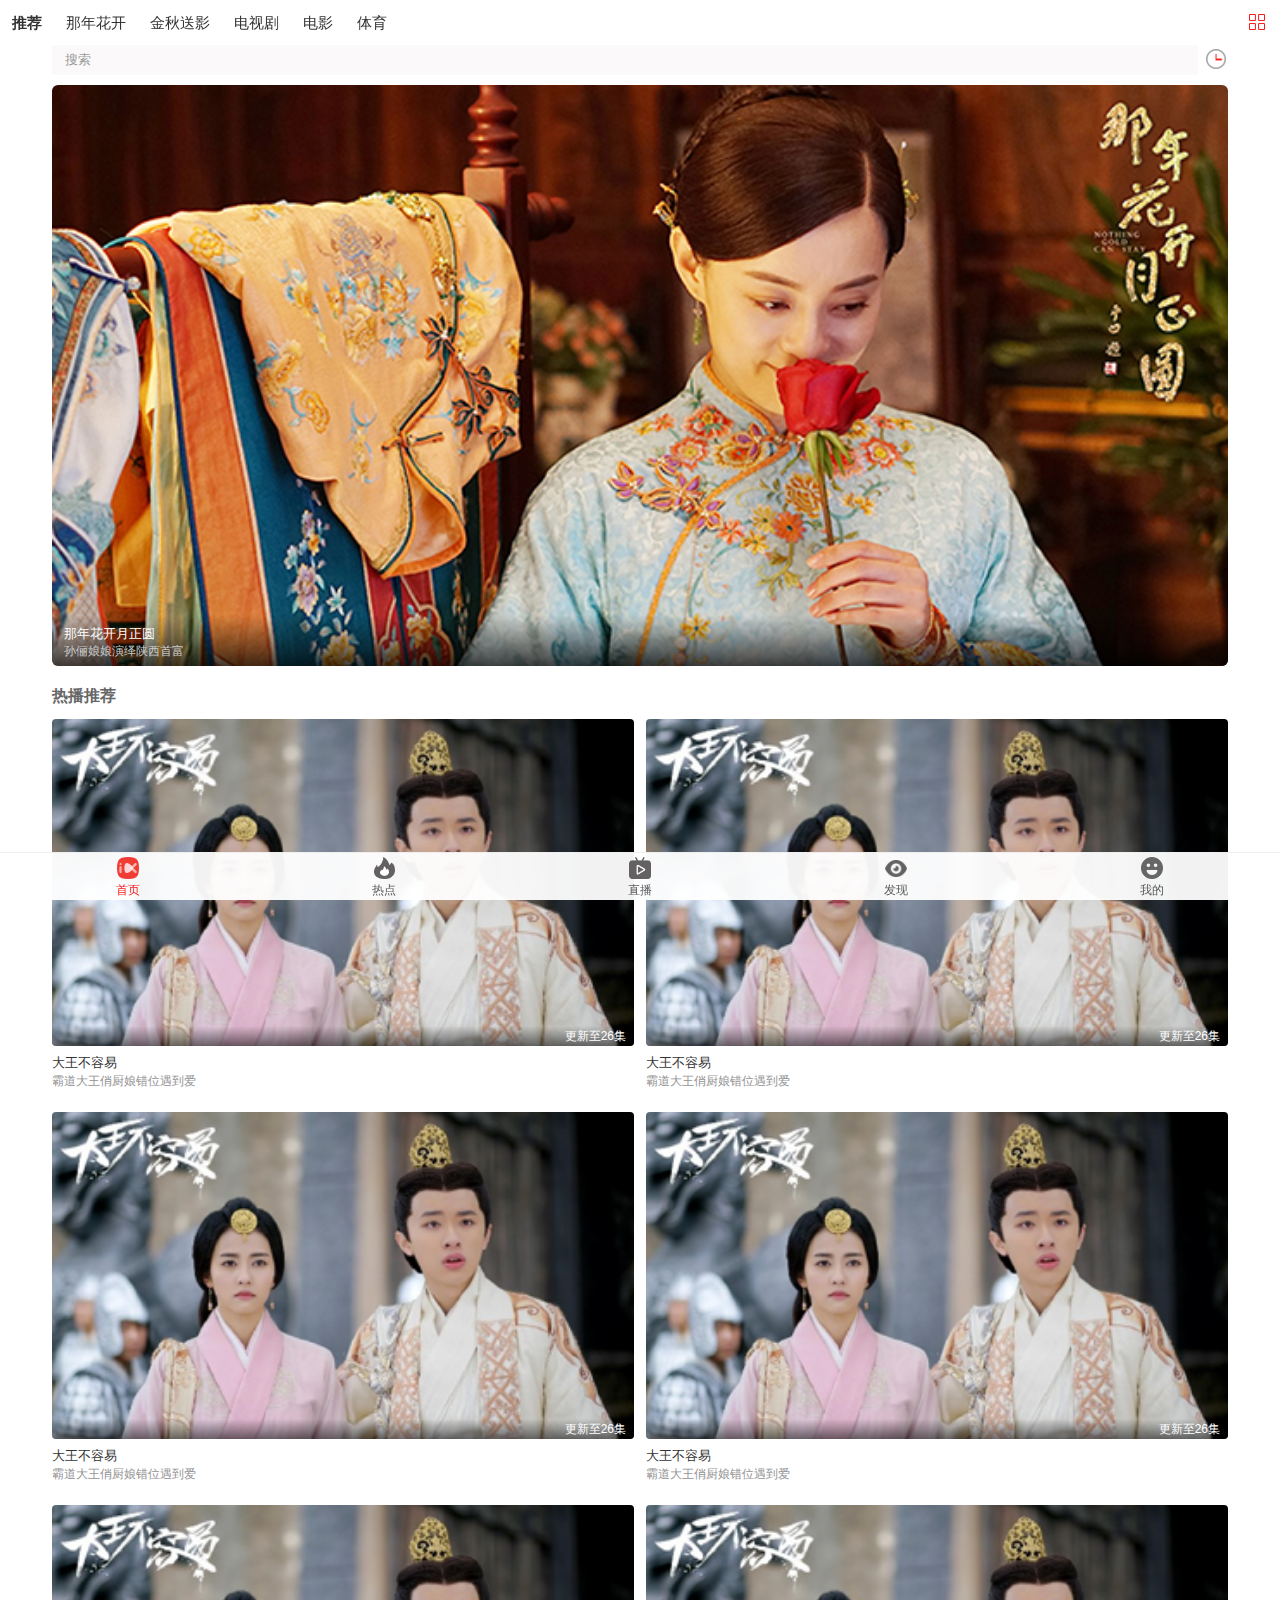
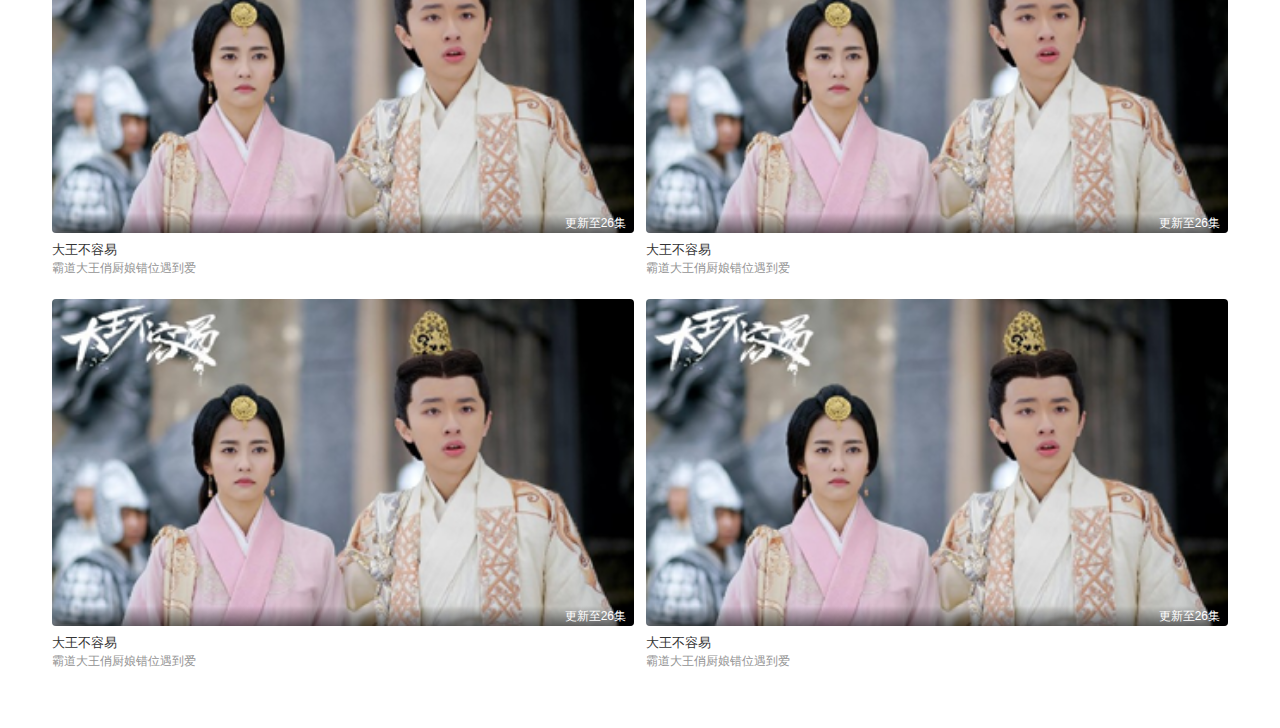
<file: MiGuTV/index.html>
<!DOCTYPE html>
<html>
<head>
	<meta charset="UTF-8">
	<meta name="viewport" content="initial-scale=1, width=device-width, maximum-scale=1, user-scalable=no">
	<meta name="apple-mobile-web-app-capable" content="yes">
    <meta name='apple-touch-fullscreen' content='yes'>
    <meta name="apple-mobile-web-app-status-bar-style" content="black">
    <meta name="format-detection" content="telephone=no">
    <meta name="format-detection" content="address=no">
	<title>首页</title>
	<link rel="stylesheet" href="css/rest.css">
	<link rel="stylesheet" href="css/main.css">
	<link rel="stylesheet" href="css/commom.css">
</head>
<body>
	<!-- top -->
    <div id="nav-smartSetup">
        <ul>
            <li><a href="javascript:void(0)" class="cur">推荐</a></li>
            <li><a href="javascript:void(0)">那年花开</a></li>
            <li><a href="javascript:void(0)">金秋送影</a></li>
            <li><a href="tvPlay.html">电视剧</a></li>
            <li><a href="javascript:void(0)">电影</a></li>
            <li><a href="javascript:void(0)">体育</a></li>
        </ul>
    </div>
    <div class="nav-more-box">
    	<img src="images/icon_moretv@2x.png" alt="" />
    </div>
	<!-- top end -->
	<div class="content-view pt45 pb48">
		<!--搜索-->
		<div class="search-box">
			<form action="" method="post">
				<input type="search" name="" id="" value="搜索" />
			</form>
			<div class="history-box">
				<a href="javascript:void(0)">
					<img src="images/icon_history@2x.png" alt=""/>
				</a>
			</div>
		</div>
		<!--搜索 end-->
		<!--主推-->
		<div class="main-tv-box">
			<a href="tvPlay_details.html">
				<img src="images/img_hkzy@2x.png" alt=""/>
				<div class="tv-title-box">
					<h3>那年花开月正圆</h3>
					<p>孙俪娘娘演绎陕西首富</p>
				</div>
			</a>
		</div>
		<!--主推 end-->
		<!--热播-->
		<div class="hot-tv-box">
			<h2 class="hot-tv-title">热播推荐</h2>
			<ul class="hot-tv-list clearfix">
				<li>
					<div class="hot-tv-item hot-tv-item-left">
						<a href="javascript:void(0)">
							<img src="images/img_dwby@2x.png" alt=""/>
							<div class="hottv-title-box">
								<p>更新至26集</p>
							</div>
						</a>
						<h3>大王不容易</h3>
						<p>霸道大王俏厨娘错位遇到爱</p>
					</div>
				</li>
				<li>
					<div class="hot-tv-item hot-tv-item-right">
						<a href="javascript:void(0)">
							<img src="images/img_dwby@2x.png" alt=""/>
							<div class="hottv-title-box">
								<p>更新至26集</p>
							</div>
						</a>
						<h3>大王不容易</h3>
						<p>霸道大王俏厨娘错位遇到爱</p>
					</div>
				</li>
			</ul>
			<ul class="hot-tv-list clearfix">
				<li>
					<div class="hot-tv-item hot-tv-item-left">
						<a href="javascript:void(0)">
							<img src="images/img_dwby@2x.png" alt=""/>
							<div class="hottv-title-box">
								<p>更新至26集</p>
							</div>
						</a>
						<h3>大王不容易</h3>
						<p>霸道大王俏厨娘错位遇到爱</p>
					</div>
				</li>
				<li>
					<div class="hot-tv-item hot-tv-item-right">
						<a href="javascript:void(0)">
							<img src="images/img_dwby@2x.png" alt=""/>
							<div class="hottv-title-box">
								<p>更新至26集</p>
							</div>
						</a>
						<h3>大王不容易</h3>
						<p>霸道大王俏厨娘错位遇到爱</p>
					</div>
				</li>
			</ul>
			<ul class="hot-tv-list clearfix">
				<li>
					<div class="hot-tv-item hot-tv-item-left">
						<a href="javascript:void(0)">
							<img src="images/img_dwby@2x.png" alt=""/>
							<div class="hottv-title-box">
								<p>更新至26集</p>
							</div>
						</a>
						<h3>大王不容易</h3>
						<p>霸道大王俏厨娘错位遇到爱</p>
					</div>
				</li>
				<li>
					<div class="hot-tv-item hot-tv-item-right">
						<a href="javascript:void(0)">
							<img src="images/img_dwby@2x.png" alt=""/>
							<div class="hottv-title-box">
								<p>更新至26集</p>
							</div>
						</a>
						<h3>大王不容易</h3>
						<p>霸道大王俏厨娘错位遇到爱</p>
					</div>
				</li>
			</ul>
			<ul class="hot-tv-list clearfix">
				<li>
					<div class="hot-tv-item hot-tv-item-left">
						<a href="javascript:void(0)">
							<img src="images/img_dwby@2x.png" alt=""/>
							<div class="hottv-title-box">
								<p>更新至26集</p>
							</div>
						</a>
						<h3>大王不容易</h3>
						<p>霸道大王俏厨娘错位遇到爱</p>
					</div>
				</li>
				<li>
					<div class="hot-tv-item hot-tv-item-right">
						<a href="javascript:void(0)">
							<img src="images/img_dwby@2x.png" alt=""/>
							<div class="hottv-title-box">
								<p>更新至26集</p>
							</div>
						</a>
						<h3>大王不容易</h3>
						<p>霸道大王俏厨娘错位遇到爱</p>
					</div>
				</li>
			</ul>
		</div>
		<!--热播 end-->
	</div>
	
	<!-- nav -->
	<div class="nav-box">
		<ul class="nav-list clearfix">
			<li>
				<a href="javascript:;" class="active">
					<i class="icon-home"></i>
					<p>首页</p>
				</a>
			</li>
			<li>
				<a href="hotTV.html">
					<i class="icon-hot"></i>
					<p>热点</p>
				</a>
			</li>
			<li>
				<a href="javascript:;">
					<i class="icon-online"></i>
					<p>直播</p>
				</a>
			</li>
			<li>
				<a href="javascript:;">
					<i class="icon-find"></i>
					<p>发现</p>
				</a>
			</li>
			<li>
				<a href="userIndex.html">
					<i class="icon-mine"></i>
					<p>我的</p>
				</a>
			</li>
		</ul>
	</div>
	<!-- nav end -->
	
	<script type="text/javascript" src="js/zepto/zepto.js"></script>
	<script type="text/javascript" src="js/zepto/zepto.extend.js"></script>
	<script type="text/javascript" src="js/zepto/zepto.ui.js"></script>
	<script type="text/javascript" src="js/zepto/zepto.iscroll.js"></script>
	<script type="text/javascript" src="js/zepto/navigator.js"></script>
	<script type="text/javascript" src="js/zepto/navigator.iscroll.js"></script>
	<script type="text/javascript">
	    (function () {
	        $('#nav-smartSetup').navigator(); //smart setup方式创建 推荐方式
	    })();
    </script>
</body>
</html>
</file>
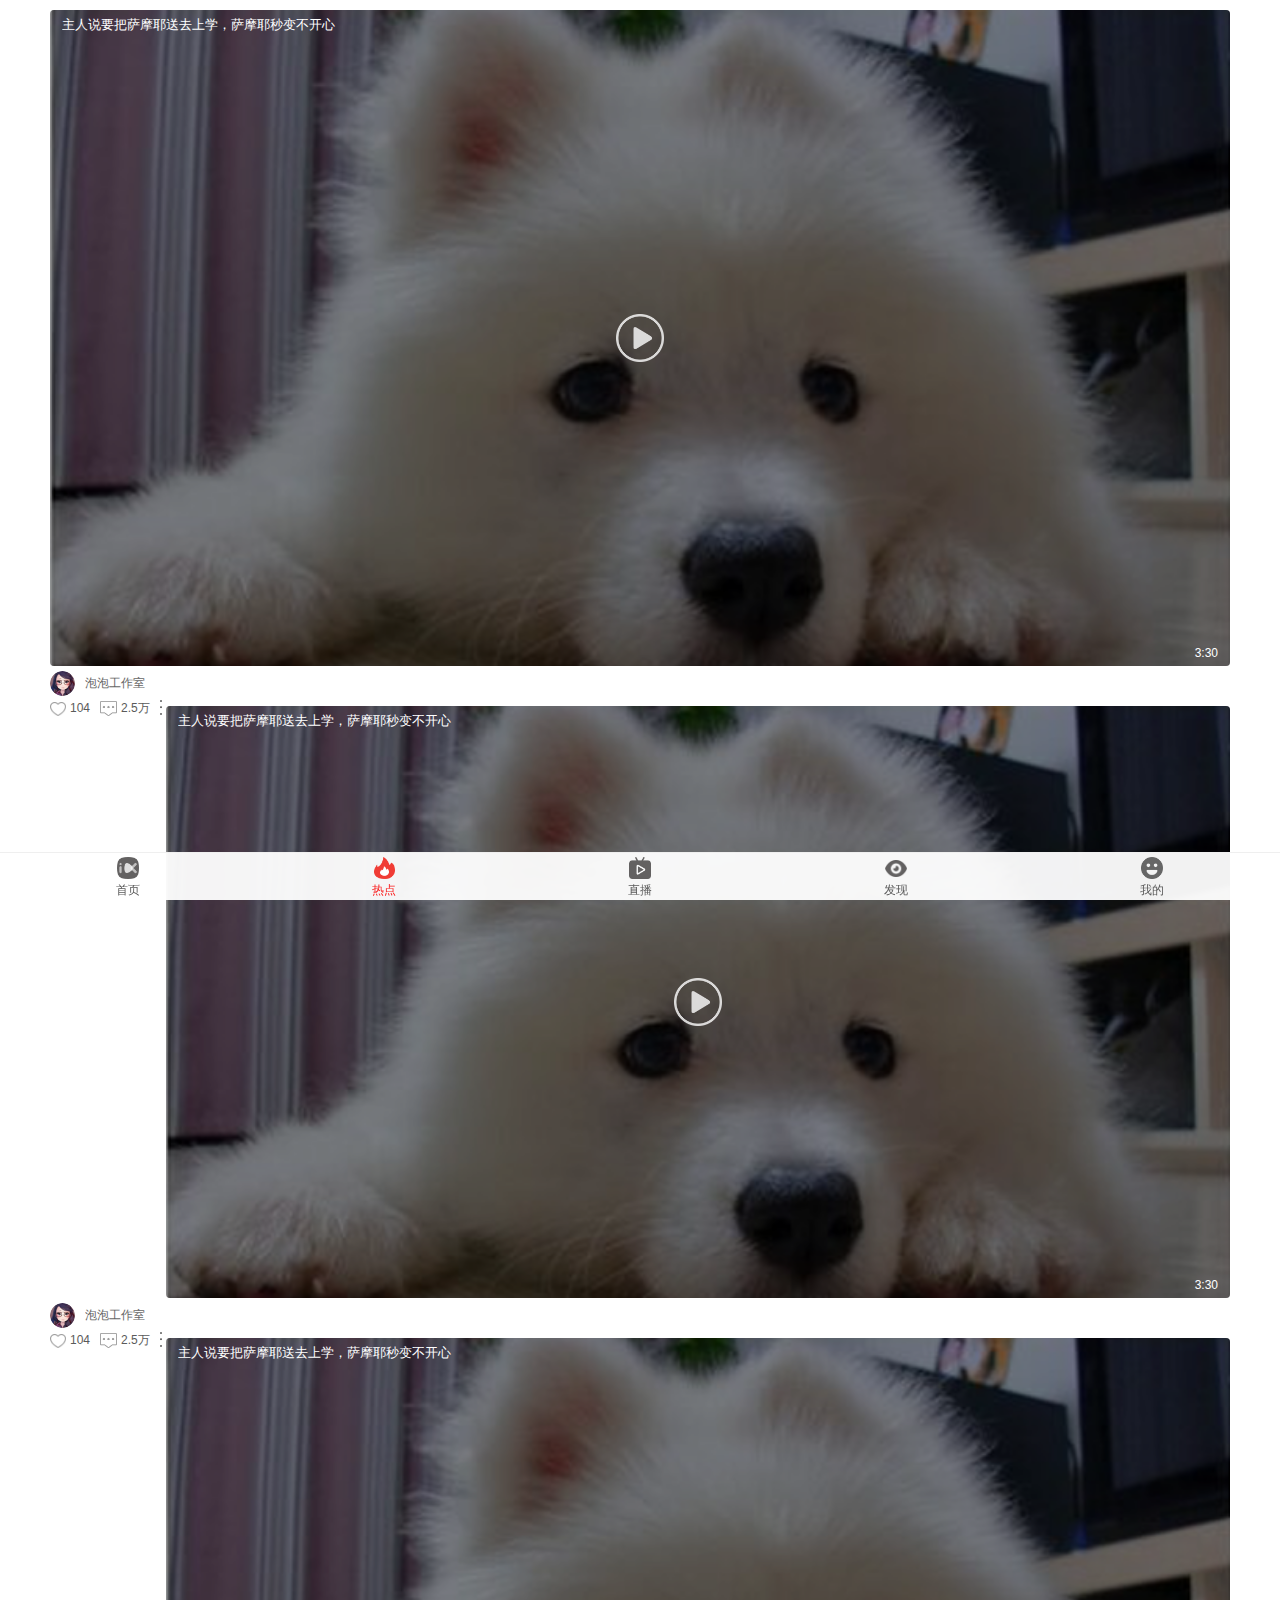
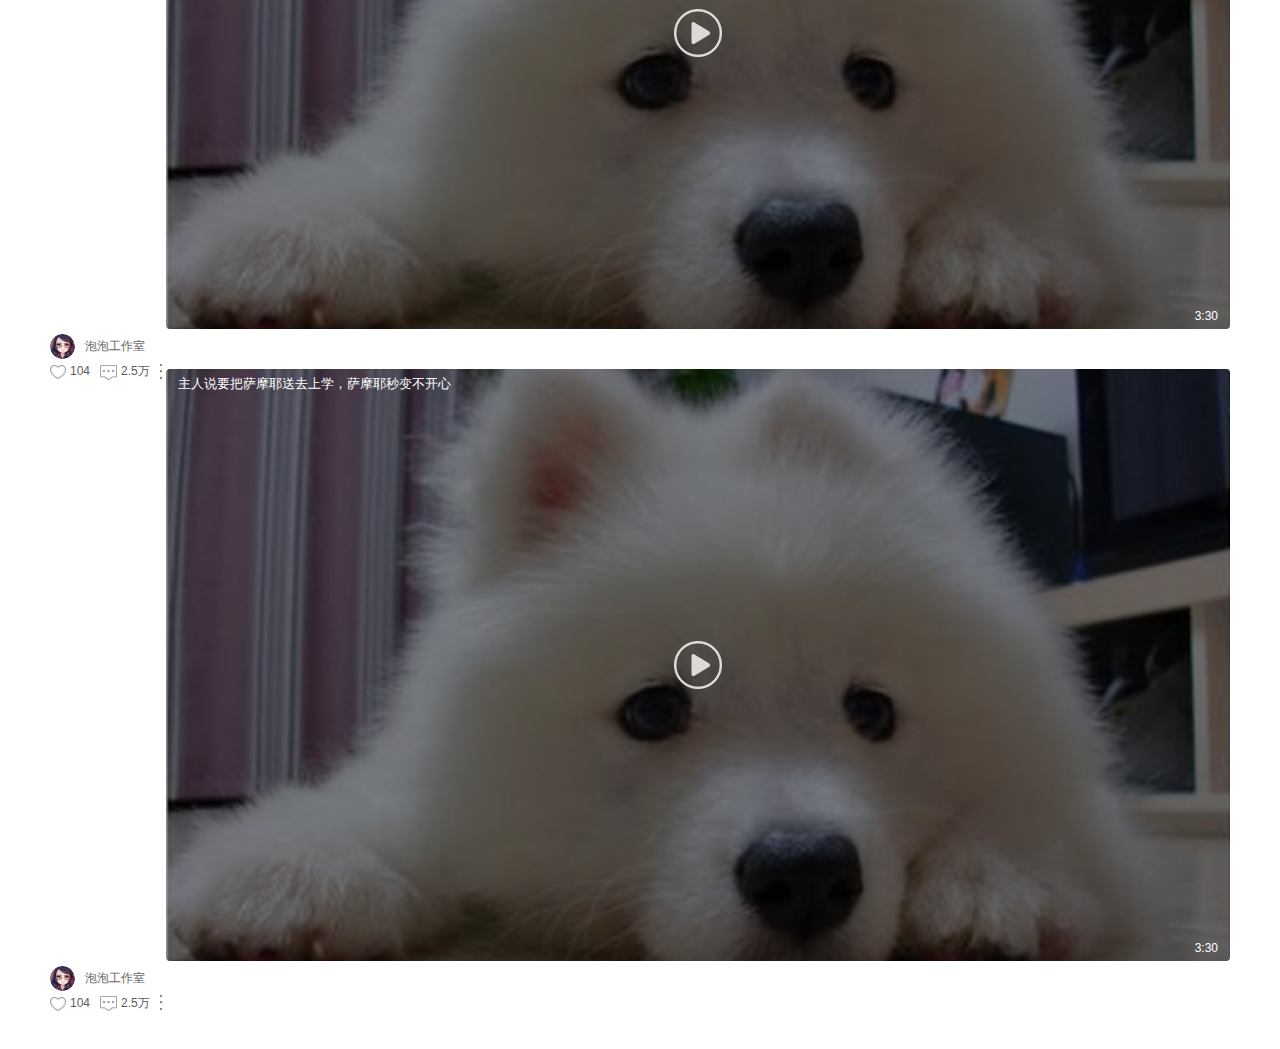
<file: MiGuTV/hotTV.html>
<!DOCTYPE html>
<html>
<head>
	<meta charset="UTF-8">
	<meta name="viewport" content="initial-scale=1, width=device-width, maximum-scale=1, user-scalable=no">
	<meta name="apple-mobile-web-app-capable" content="yes">
    <meta name='apple-touch-fullscreen' content='yes'>
    <meta name="apple-mobile-web-app-status-bar-style" content="black">
    <meta name="format-detection" content="telephone=no">
    <meta name="format-detection" content="address=no">
	<title>热点</title>
	<link rel="stylesheet" href="css/rest.css">
	<link rel="stylesheet" href="css/main.css">
	<link rel="stylesheet" href="css/commom.css">
</head>
<body>
	<div class="hot-warpper">
		<div class="hot-tv-content">
			<div class="hot-tv-paly-box">
				<h3 class="hot-paly-title">主人说要把萨摩耶送去上学，萨摩耶秒变不开心</h3>
				<i class="tv-play-btn"></i>
				<span class="tv-time">3:30</span>
				<div class="tv-play-bg"></div>
				<img class="hot-play-img" src="images/hot_bg@2x.png" alt=""/>
			</div>
			<div class="tv-info clearfix">
				<div class="tv-info-left fl">
					<div class="tv-info-log">
						<img src="images/head_img@2x.png" width="25" height="25" alt=""/>
					</div>
					<div class="tv-info-author">泡泡工作室</div>
				</div>
				<div class="tv-info-right fr clearfix">
					<a href="javascript:void(0)"><i class="icon-love"></i>104</a>
					<a href="javascript:void(0)"><i class="icon-pl"></i>2.5万</a>
					<a href="javascript:void(0)"><i class="icon-more"></i></a>
				</div>
			</div>
		</div>
		<div class="hot-tv-content">
			<div class="hot-tv-paly-box">
				<h3 class="hot-paly-title">主人说要把萨摩耶送去上学，萨摩耶秒变不开心</h3>
				<i class="tv-play-btn"></i>
				<span class="tv-time">3:30</span>
				<div class="tv-play-bg"></div>
				<img class="hot-play-img" src="images/hot_bg@2x.png" alt=""/>
			</div>
			<div class="tv-info clearfix">
				<div class="tv-info-left fl">
					<div class="tv-info-log">
						<img src="images/head_img@2x.png" width="25" height="25" alt=""/>
					</div>
					<div class="tv-info-author">泡泡工作室</div>
				</div>
				<div class="tv-info-right fr clearfix">
					<a href="javascript:void(0)"><i class="icon-love"></i>104</a>
					<a href="javascript:void(0)"><i class="icon-pl"></i>2.5万</a>
					<a href="javascript:void(0)"><i class="icon-more"></i></a>
				</div>
			</div>
		</div>
		<div class="hot-tv-content">
			<div class="hot-tv-paly-box">
				<h3 class="hot-paly-title">主人说要把萨摩耶送去上学，萨摩耶秒变不开心</h3>
				<i class="tv-play-btn"></i>
				<span class="tv-time">3:30</span>
				<div class="tv-play-bg"></div>
				<img class="hot-play-img" src="images/hot_bg@2x.png" alt=""/>
			</div>
			<div class="tv-info clearfix">
				<div class="tv-info-left fl">
					<div class="tv-info-log">
						<img src="images/head_img@2x.png" width="25" height="25" alt=""/>
					</div>
					<div class="tv-info-author">泡泡工作室</div>
				</div>
				<div class="tv-info-right fr clearfix">
					<a href="javascript:void(0)"><i class="icon-love"></i>104</a>
					<a href="javascript:void(0)"><i class="icon-pl"></i>2.5万</a>
					<a href="javascript:void(0)"><i class="icon-more"></i></a>
				</div>
			</div>
		</div>
		<div class="hot-tv-content">
			<div class="hot-tv-paly-box">
				<h3 class="hot-paly-title">主人说要把萨摩耶送去上学，萨摩耶秒变不开心</h3>
				<i class="tv-play-btn"></i>
				<span class="tv-time">3:30</span>
				<div class="tv-play-bg"></div>
				<img class="hot-play-img" src="images/hot_bg@2x.png" alt=""/>
			</div>
			<div class="tv-info clearfix">
				<div class="tv-info-left fl">
					<div class="tv-info-log">
						<img src="images/head_img@2x.png" width="25" height="25" alt=""/>
					</div>
					<div class="tv-info-author">泡泡工作室</div>
				</div>
				<div class="tv-info-right fr clearfix">
					<a href="javascript:void(0)"><i class="icon-love"></i>104</a>
					<a href="javascript:void(0)"><i class="icon-pl"></i>2.5万</a>
					<a href="javascript:void(0)"><i class="icon-more"></i></a>
				</div>
			</div>
		</div>
	</div>
	
	<!-- nav -->
	<div class="nav-box">
		<ul class="nav-list clearfix">
			<li>
				<a href="javascript:;">
					<i class="icon-home"></i>
					<p>首页</p>
				</a>
			</li>
			<li>
				<a href="hotTV.html" class="active">
					<i class="icon-hot"></i>
					<p>热点</p>
				</a>
			</li>
			<li>
				<a href="javascript:;">
					<i class="icon-online"></i>
					<p>直播</p>
				</a>
			</li>
			<li>
				<a href="javascript:;">
					<i class="icon-find"></i>
					<p>发现</p>
				</a>
			</li>
			<li>
				<a href="userIndex.html">
					<i class="icon-mine"></i>
					<p>我的</p>
				</a>
			</li>
		</ul>
	</div>
	<!-- nav end -->
	
	<!--js-->
	<script type="text/javascript" src="js/jquery-2.2.3.min.js"></script>
	<script type="text/javascript"></script>
	<!--js end-->
</body>
</html>
</file>
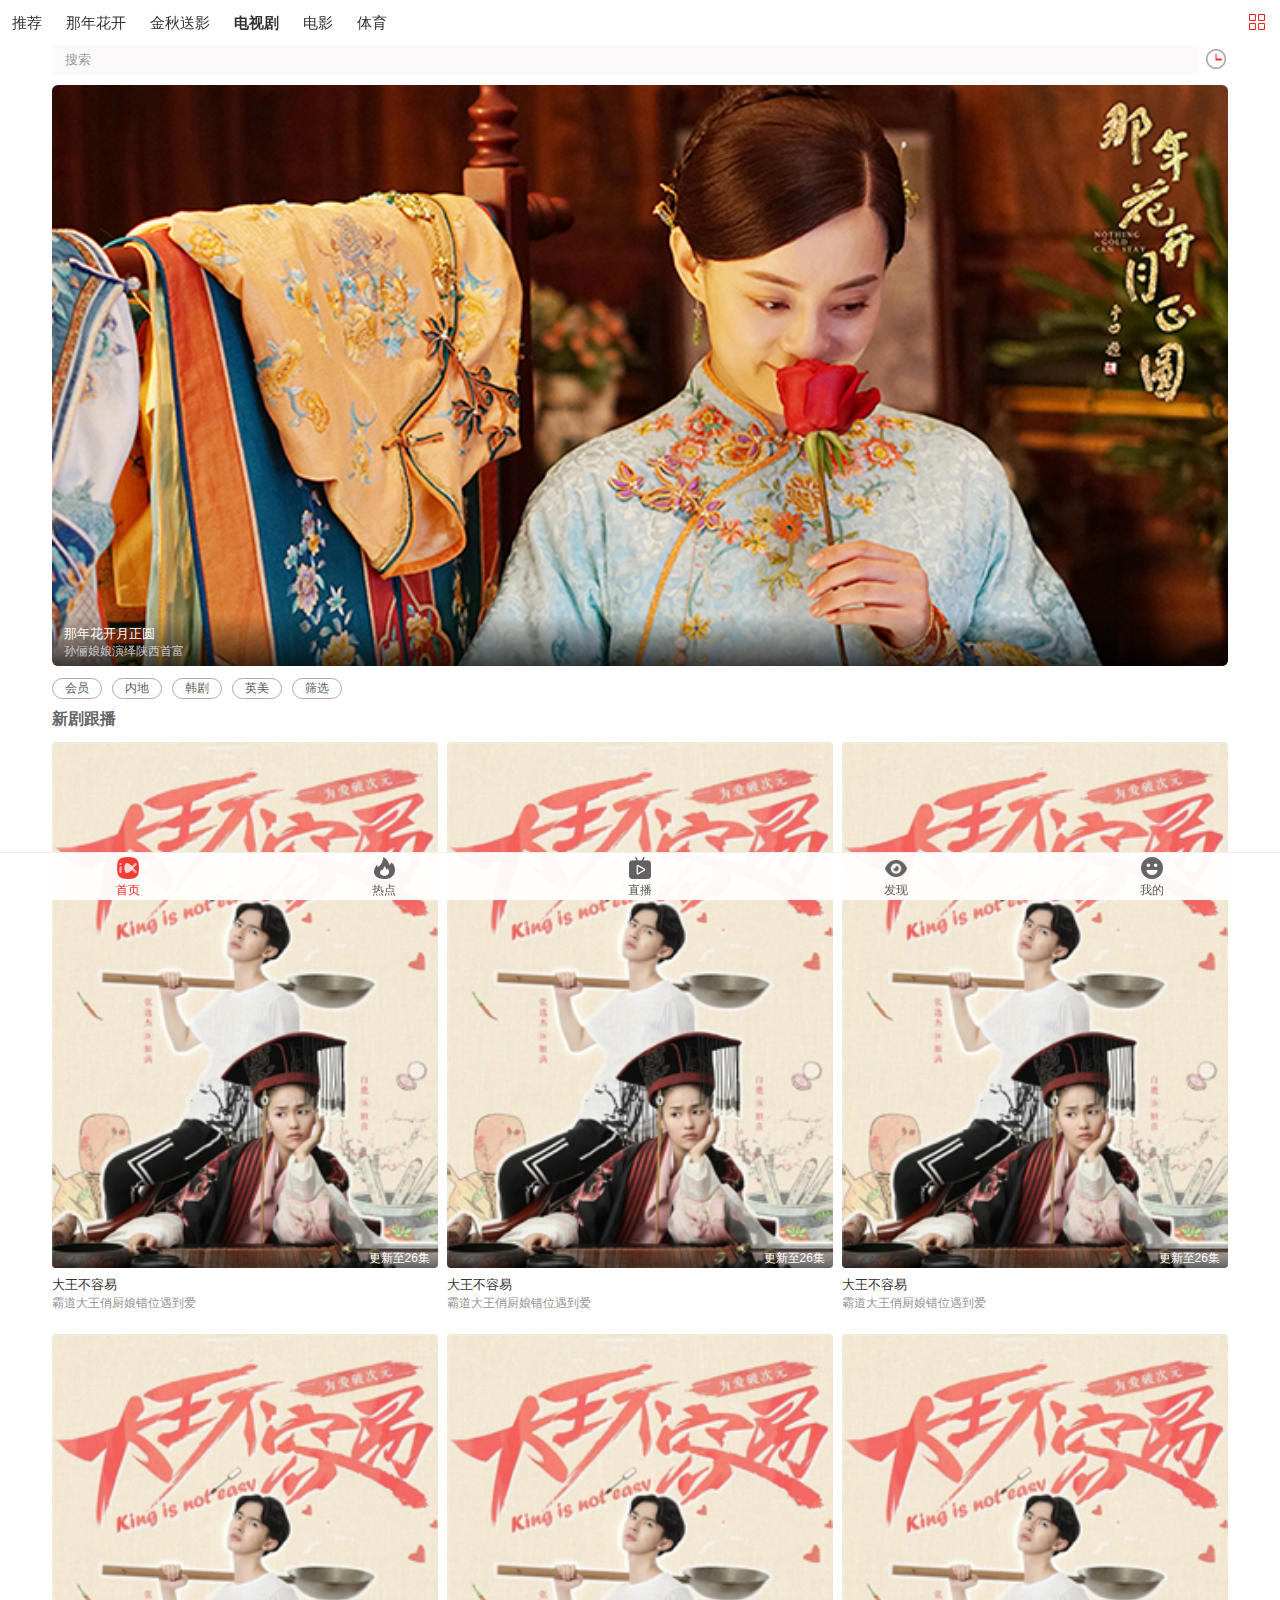
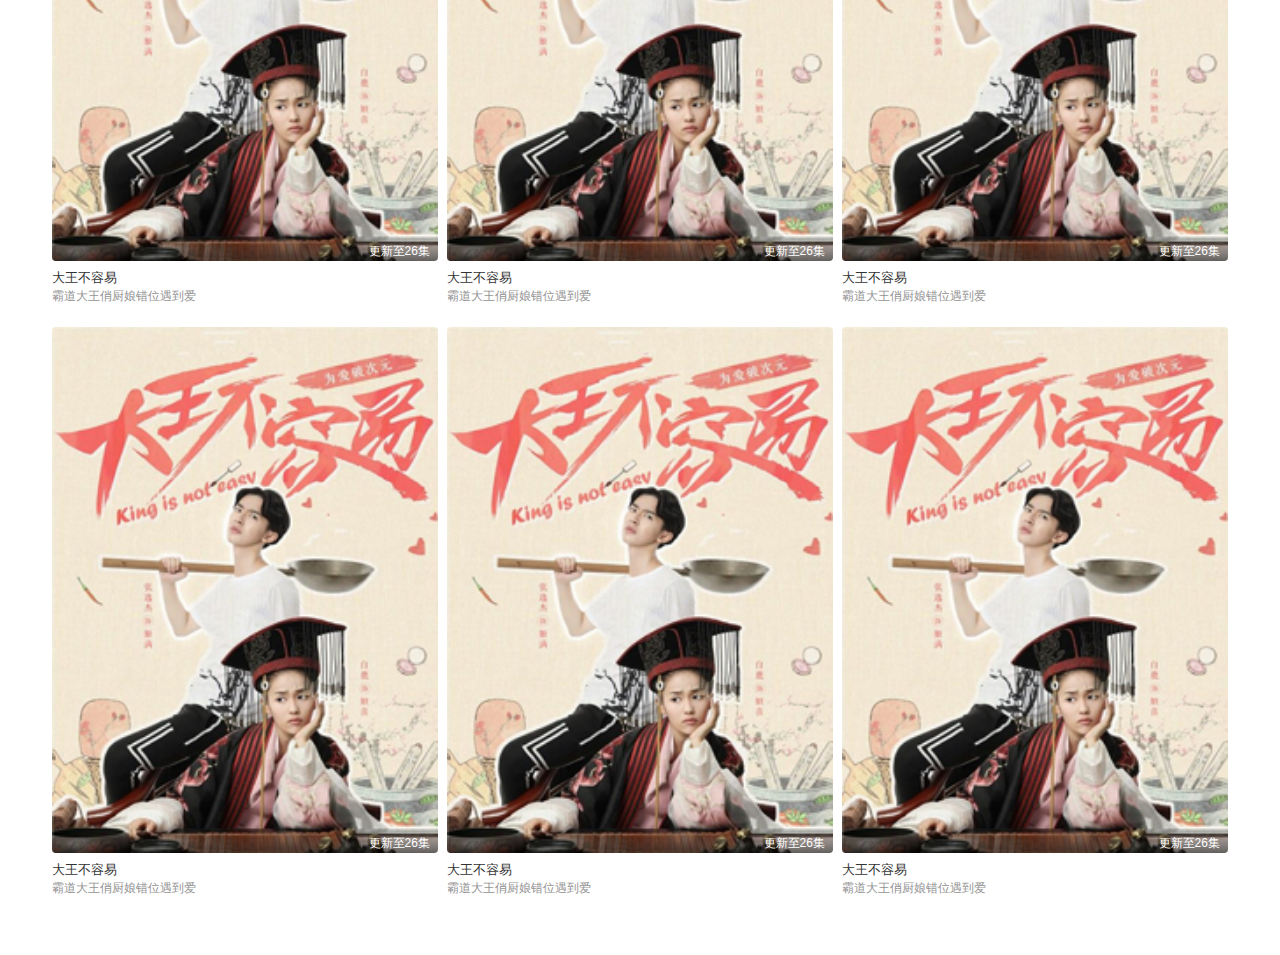
<file: MiGuTV/tvPlay.html>
<!DOCTYPE html>
<html>
<head>
	<meta charset="UTF-8">
	<meta name="viewport" content="initial-scale=1, width=device-width, maximum-scale=1, user-scalable=no">
	<meta name="apple-mobile-web-app-capable" content="yes">
    <meta name='apple-touch-fullscreen' content='yes'>
    <meta name="apple-mobile-web-app-status-bar-style" content="black">
    <meta name="format-detection" content="telephone=no">
    <meta name="format-detection" content="address=no">
	<title>电视剧</title>
	<link rel="stylesheet" href="css/rest.css">
	<link rel="stylesheet" href="css/main.css">
	<link rel="stylesheet" href="css/commom.css">
</head>
<body>
	<!-- top -->
    <div id="nav-smartSetup">
        <ul>
            <li><a href="index.html">推荐</a></li>
            <li><a href="javascript:void(0)">那年花开</a></li>
            <li><a href="javascript:void(0)">金秋送影</a></li>
            <li><a href="javascript:void(0)" class="cur">电视剧</a></li>
            <li><a href="javascript:void(0)">电影</a></li>
            <li><a href="javascript:void(0)">体育</a></li>
        </ul>
    </div>
    <div class="nav-more-box">
    	<img src="images/icon_moretv@2x.png" alt="" />
    </div>
	<!-- top end -->
	<div class="content-view pt45 pb48">
		<!--搜索-->
		<div class="search-box">
			<form action="" method="post">
				<input type="search" name="" id="" value="搜索" />
			</form>
			<div class="history-box">
				<a href="javascript:void(0)">
					<img src="images/icon_history@2x.png" alt=""/>
				</a>
			</div>
		</div>
		<!--搜索 end-->
		<!--<video controls="" autoplay="no" name="media" width="100%" height="auto">
			<source src="http://game.gtimg.cn/images/lol/act/a20161116elementalist/video/header.mp4" type="video/mp4">
			
		</video>-->
		<!--主推-->
		<div class="main-tv-box">
			<a href="javascript:void(0)">
				<img src="images/img_hkzy@2x.png" alt=""/>
				<div class="tv-title-box">
					<h3>那年花开月正圆</h3>
					<p>孙俪娘娘演绎陕西首富</p>
				</div>
			</a>
		</div>
		<!--主推 end-->
		<!--标签-->
		<ul class="hot-tab-list clearfix">
			<li>
				<a href="javascript:void(0)">会员</a>
			</li>
			<li>
				<a href="javascript:void(0)">内地</a>
			</li>
			<li>
				<a href="javascript:void(0)">韩剧</a>
			</li>
			<li>
				<a href="javascript:void(0)">英美</a>
			</li>
			<li>
				<a href="javascript:void(0)">筛选</a>
			</li>
		</ul>
		<!--标签 end-->
		<!--热播-->
		<div class="hot-tv-box pt0">
			<h2 class="hot-tv-title">新剧跟播</h2>
			<ul class="hot-tvgb-list clearfix">
				<li>
					<div class="hot-tv-item hot-tv-item-left">
						<a href="javascript:void(0)">
							<img src="images/img_xjgb@2x.png" alt=""/>
							<div class="hottv-title-box">
								<p>更新至26集</p>
							</div>
						</a>
						<h3>大王不容易</h3>
						<p>霸道大王俏厨娘错位遇到爱</p>
					</div>
				</li>
				<li>
					<div class="hot-tv-item hot-tv-item-midd">
						<a href="javascript:void(0)">
							<img src="images/img_xjgb@2x.png" alt=""/>
							<div class="hottv-title-box">
								<p>更新至26集</p>
							</div>
						</a>
						<h3>大王不容易</h3>
						<p>霸道大王俏厨娘错位遇到爱</p>
					</div>
				</li>
				<li>
					<div class="hot-tv-item hot-tv-item-right">
						<a href="javascript:void(0)">
							<img src="images/img_xjgb@2x.png" alt=""/>
							<div class="hottv-title-box">
								<p>更新至26集</p>
							</div>
						</a>
						<h3>大王不容易</h3>
						<p>霸道大王俏厨娘错位遇到爱</p>
					</div>
				</li>
			</ul>
			<ul class="hot-tvgb-list clearfix">
				<li>
					<div class="hot-tv-item hot-tv-item-left">
						<a href="javascript:void(0)">
							<img src="images/img_xjgb@2x.png" alt=""/>
							<div class="hottv-title-box">
								<p>更新至26集</p>
							</div>
						</a>
						<h3>大王不容易</h3>
						<p>霸道大王俏厨娘错位遇到爱</p>
					</div>
				</li>
				<li>
					<div class="hot-tv-item hot-tv-item-midd">
						<a href="javascript:void(0)">
							<img src="images/img_xjgb@2x.png" alt=""/>
							<div class="hottv-title-box">
								<p>更新至26集</p>
							</div>
						</a>
						<h3>大王不容易</h3>
						<p>霸道大王俏厨娘错位遇到爱</p>
					</div>
				</li>
				<li>
					<div class="hot-tv-item hot-tv-item-right">
						<a href="javascript:void(0)">
							<img src="images/img_xjgb@2x.png" alt=""/>
							<div class="hottv-title-box">
								<p>更新至26集</p>
							</div>
						</a>
						<h3>大王不容易</h3>
						<p>霸道大王俏厨娘错位遇到爱</p>
					</div>
				</li>
			</ul>
		</div>
		<ul class="hot-tvgb-list clearfix">
				<li>
					<div class="hot-tv-item hot-tv-item-left">
						<a href="javascript:void(0)">
							<img src="images/img_xjgb@2x.png" alt=""/>
							<div class="hottv-title-box">
								<p>更新至26集</p>
							</div>
						</a>
						<h3>大王不容易</h3>
						<p>霸道大王俏厨娘错位遇到爱</p>
					</div>
				</li>
				<li>
					<div class="hot-tv-item hot-tv-item-midd">
						<a href="javascript:void(0)">
							<img src="images/img_xjgb@2x.png" alt=""/>
							<div class="hottv-title-box">
								<p>更新至26集</p>
							</div>
						</a>
						<h3>大王不容易</h3>
						<p>霸道大王俏厨娘错位遇到爱</p>
					</div>
				</li>
				<li>
					<div class="hot-tv-item hot-tv-item-right">
						<a href="javascript:void(0)">
							<img src="images/img_xjgb@2x.png" alt=""/>
							<div class="hottv-title-box">
								<p>更新至26集</p>
							</div>
						</a>
						<h3>大王不容易</h3>
						<p>霸道大王俏厨娘错位遇到爱</p>
					</div>
				</li>
			</ul>
		</div>
		<!--热播 end-->
	</div>
	
	<!-- nav -->
	<div class="nav-box">
		<ul class="nav-list clearfix">
			<li>
				<a href="javascript:;" class="active">
					<i class="icon-home"></i>
					<p>首页</p>
				</a>
			</li>
			<li>
				<a href="javascript:;">
					<i class="icon-hot"></i>
					<p>热点</p>
				</a>
			</li>
			<li>
				<a href="javascript:;">
					<i class="icon-online"></i>
					<p>直播</p>
				</a>
			</li>
			<li>
				<a href="javascript:;">
					<i class="icon-find"></i>
					<p>发现</p>
				</a>
			</li>
			<li>
				<a href="javascript:;">
					<i class="icon-mine"></i>
					<p>我的</p>
				</a>
			</li>
		</ul>
	</div>
	<!-- nav end -->
	
	<script type="text/javascript" src="js/zepto/zepto.js"></script>
	<script type="text/javascript" src="js/zepto/zepto.extend.js"></script>
	<script type="text/javascript" src="js/zepto/zepto.ui.js"></script>
	<script type="text/javascript" src="js/zepto/zepto.iscroll.js"></script>
	<script type="text/javascript" src="js/zepto/navigator.js"></script>
	<script type="text/javascript" src="js/zepto/navigator.iscroll.js"></script>
	<script type="text/javascript">
	    (function () {
	        $('#nav-smartSetup').navigator(); //smart setup方式创建 推荐方式
	    })();
    </script>
</body>
</html>
</file>
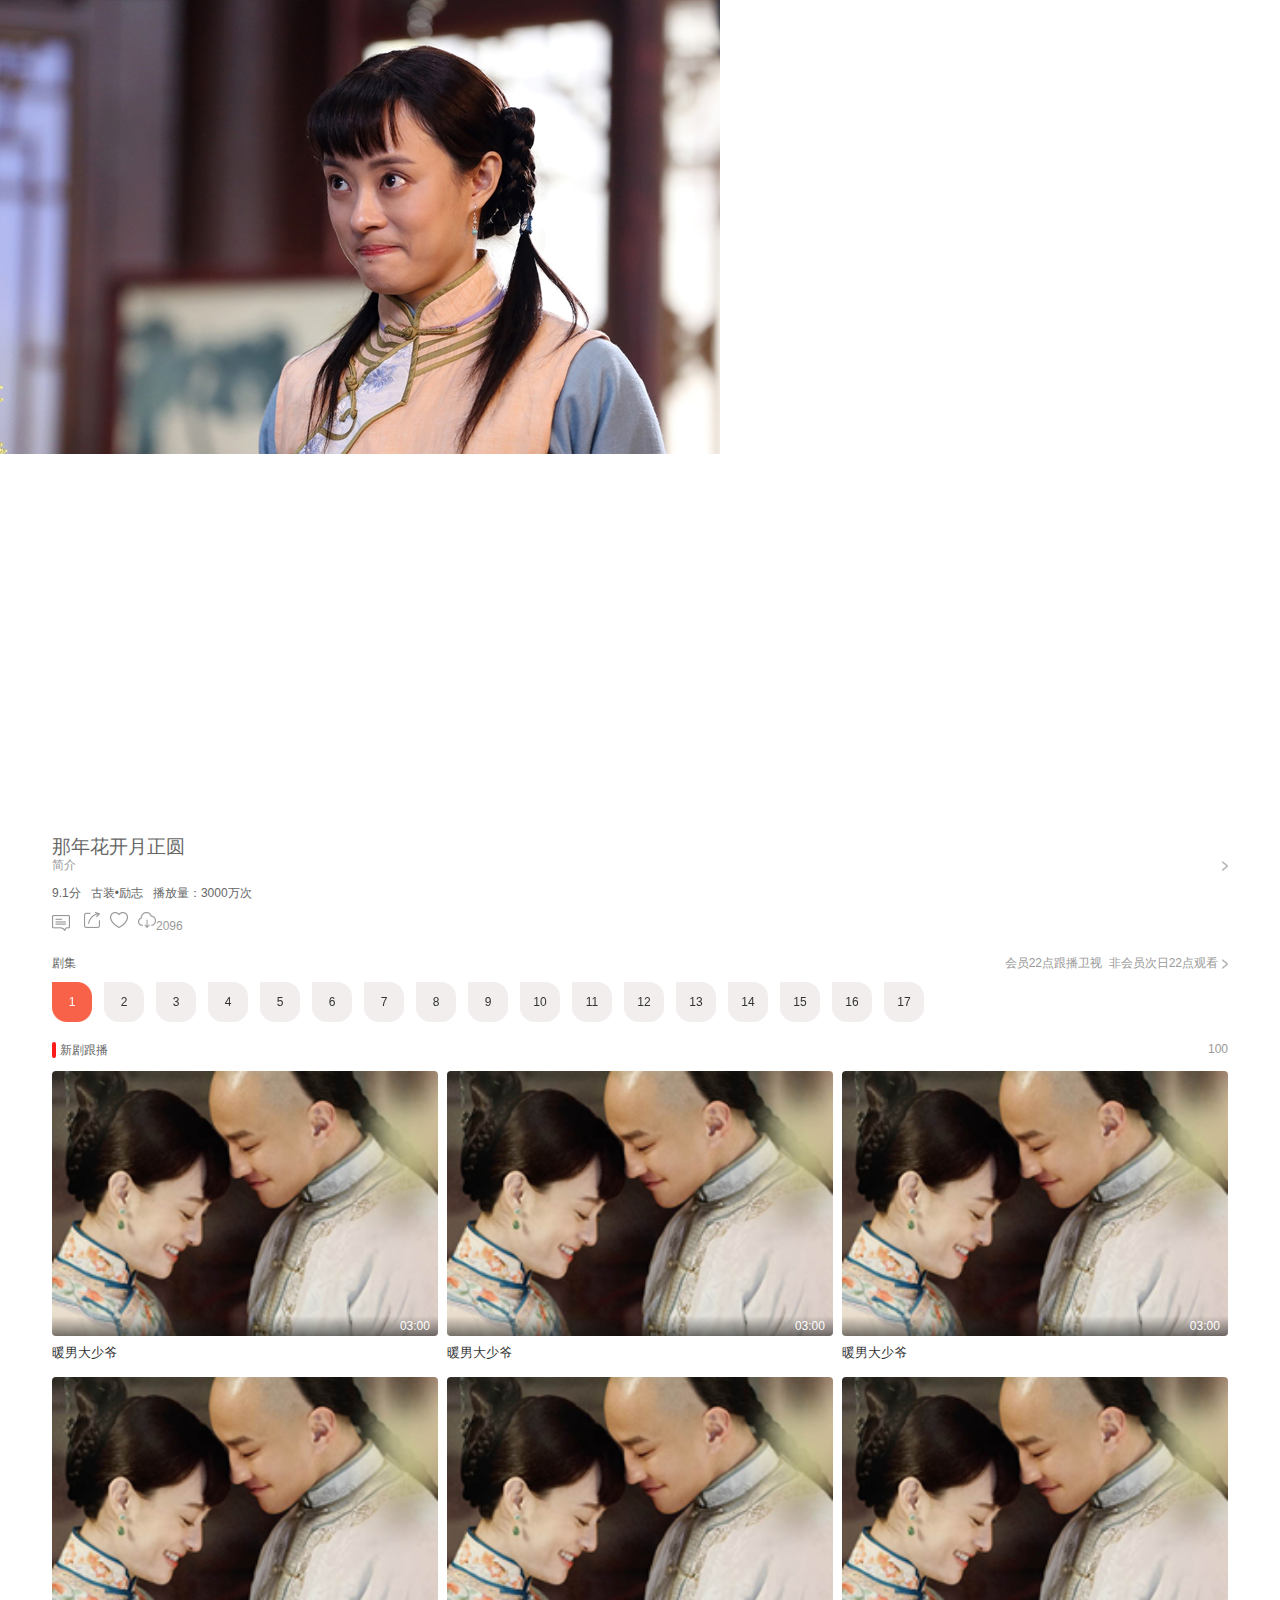
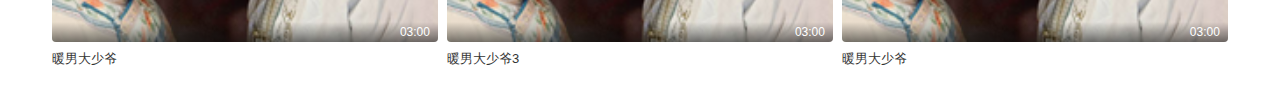
<file: MiGuTV/tvPlay_details.html>
<!DOCTYPE html>
<html>
<head>
	<meta charset="UTF-8">
	<meta name="viewport" content="initial-scale=1, width=device-width, maximum-scale=1, user-scalable=no">
	<meta name="apple-mobile-web-app-capable" content="yes">
    <meta name='apple-touch-fullscreen' content='yes'>
    <meta name="apple-mobile-web-app-status-bar-style" content="black">
    <meta name="format-detection" content="telephone=no">
    <meta name="format-detection" content="address=no">
	<title>那年花开月正圆</title>
	<link rel="stylesheet" href="css/rest.css">
	<link rel="stylesheet" href="css/swiper.min.css">
	<link rel="stylesheet" href="css/main.css">
	<link rel="stylesheet" href="css/commom.css">
	<style type="text/css">
		.swiper-container {
	        width: 100%;
	        height: 40px;
	        margin: 10px auto;
	    }
	    .swiper-slide {
	    	color: #333;
	    	width: 40px;
	        text-align: center;
	        font-size: 12px;
	        font-weight: normal;
	        background: url(images/icon_nac_ji@2x.png) center center no-repeat;
	        background-size: contain;
	        
	        /* Center slide text vertically */
	        display: -webkit-box;
	        display: -ms-flexbox;
	        display: -webkit-flex;
	        display: flex;
	        -webkit-box-pack: center;
	        -ms-flex-pack: center;
	        -webkit-justify-content: center;
	        justify-content: center;
	        -webkit-box-align: center;
	        -ms-flex-align: center;
	        -webkit-align-items: center;
	        align-items: center;
	    }
	    .swiper-wrapper .active {
	    	background: url(images/icon_ac_ji@2x.png) center center no-repeat;
	        background-size: contain;
	    }
	    .swiper-wrapper a {
	    	width: 100%;
	    	height: 100%;
	    	color: #333;
	    	display: block;
	    	line-height: 40px;
	    }
	    .swiper-wrapper .active a {
	    	color: #fff;
	    }
	</style>
</head>
<body>
	<div class="tv-play-box">
		<img src="images/tv_hkyzy@2x.png" id="tv-play-img" alt="" />
	</div>
	<div id="tv-play-bg"></div>
	<div class="tv-play-content" id="tv-play-content">
		<div class="tv-play-title clearfix">
			<h2 class="fl">那年花开月正圆</h2>
			<a href="javascript:void(0)" class="more-info fr">
				简介<i></i>
			</a>
		</div>
		<div class="tv-lable-box">
			<span>9.1分</span><span>古装•励志</span><span>播放量：3000万次</span>
		</div>
		<div class="tv-share-box clearfix">
			<span class="tv-comments-box fl"><i></i>2096</span>
			<span class="tv-share-item clearfix fr">
				<a href="javascript:void(0)"><i class="icon-share"></i></a>
				<a href="javascript:void(0)"><i class="icon-collect"></i></a>
				<a href="javascript:void(0)"><i class="icon-upload"></i></a>
			</span>
		</div>
		<div class="tv-choose-box">
			<h2 class="tv-choose-title">剧集<a href="javascript:void(0)">会员22点跟播卫视&nbsp;&nbsp;非会员次日22点观看<i></i></a></h2>
			<div class="swiper-container">
		        <div class="swiper-wrapper">
		            <div class="swiper-slide active">
		            	<a href="javascript:void(0)">1</a>
		            </div>
		            <div class="swiper-slide">
		            	<a href="javascript:void(0)">2</a>
		            </div>
		            <div class="swiper-slide">
		            	<a href="javascript:void(0)">3</a>
		            </div>
		            <div class="swiper-slide">
		            	<a href="javascript:void(0)">4</a>
		            </div>
		            <div class="swiper-slide">
		            	<a href="javascript:void(0)">5</a>
		            </div>
		            <div class="swiper-slide">
		            	<a href="javascript:void(0)">6</a>
		            </div>
		            <div class="swiper-slide">
		            	<a href="javascript:void(0)">7</a>
		            </div>
		            <div class="swiper-slide">
		            	<a href="javascript:void(0)">8</a>
		            </div>
		            <div class="swiper-slide">
		            	<a href="javascript:void(0)">9</a>
		            </div>
		            <div class="swiper-slide">
		            	<a href="javascript:void(0)">10</a>
		            </div>
		            <div class="swiper-slide">
		            	<a href="javascript:void(0)">11</a>
		            </div>
		            <div class="swiper-slide">
		            	<a href="javascript:void(0)">12</a>
		            </div>
		            <div class="swiper-slide">
		            	<a href="javascript:void(0)">13</a>
		            </div>
		            <div class="swiper-slide">
		            	<a href="javascript:void(0)">14</a>
		            </div>
		            <div class="swiper-slide">
		            	<a href="javascript:void(0)">15</a>
		            </div>
		            <div class="swiper-slide">
		            	<a href="javascript:void(0)">16</a>
		            </div>
		            <div class="swiper-slide">
		            	<a href="javascript:void(0)">17</a>
		            </div>
		        </div>
		    </div>
		</div>
		<!--热播-->
		<div class="hot-tv-box pt10">
			<h3 class="hot-tv-title02"><span></span>新剧跟播<em>100</em></h3>
			<ul class="hot-tvgb-list pb0 clearfix">
				<li>
					<div class="hot-tv-item hot-tv-item-left">
						<a href="javascript:void(0)">
							<img src="images/img_xgph@2x.png" alt=""/>
							<div class="hottv-title-box">
								<p>03:00</p>
							</div>
						</a>
						<h3>暖男大少爷</h3>
					</div>
				</li>
				<li>
					<div class="hot-tv-item hot-tv-item-midd">
						<a href="javascript:void(0)">
							<img src="images/img_xgph@2x.png" alt=""/>
							<div class="hottv-title-box">
								<p>03:00</p>
							</div>
						</a>
						<h3>暖男大少爷</h3>
					</div>
				</li>
				<li>
					<div class="hot-tv-item hot-tv-item-right">
						<a href="javascript:void(0)">
							<img src="images/img_xgph@2x.png" alt=""/>
							<div class="hottv-title-box">
								<p>03:00</p>
							</div>
						</a>
						<h3>暖男大少爷</h3>
					</div>
				</li>
			</ul>
			<ul class="hot-tvgb-list pb0 clearfix">
				<li>
					<div class="hot-tv-item hot-tv-item-left">
						<a href="javascript:void(0)">
							<img src="images/img_xgph@2x.png" alt=""/>
							<div class="hottv-title-box">
								<p>03:00</p>
							</div>
						</a>
						<h3>暖男大少爷</h3>
					</div>
				</li>
				<li>
					<div class="hot-tv-item hot-tv-item-midd">
						<a href="javascript:void(0)">
							<img src="images/img_xgph@2x.png" alt=""/>
							<div class="hottv-title-box">
								<p>03:00</p>
							</div>
						</a>
						<h3>暖男大少爷3</h3>
					</div>
				</li>
				<li>
					<div class="hot-tv-item hot-tv-item-right">
						<a href="javascript:void(0)">
							<img src="images/img_xgph@2x.png" alt=""/>
							<div class="hottv-title-box">
								<p>03:00</p>
							</div>
						</a>
						<h3>暖男大少爷</h3>
					</div>
				</li>
			</ul>
		</div>
		</div>
		<!--热播 end-->
	</div>
	
	<!--js-->
	<script type="text/javascript" src="js/swiper.min.js"></script>
	<script type="text/javascript">
		var swiper = new Swiper('.swiper-container', {
			initialSlide: 0,
			freeMode: true,
	        slidesPerView: 'auto',
	        centeredSlides: false,
	        spaceBetween: 12,
	        grabCursor: true
	    });
	</script>
	<script type="text/javascript" src="js/jquery-2.2.3.min.js"></script>
	<script type="text/javascript">
		function mtHeight(){
			var w = $(window).width();
			var h = parseInt(w*454/720);
			$('#tv-play-bg').css('height',h+'px');
		}
		mtHeight();
	</script>
	<!--js end-->
</body>
</html>
</file>
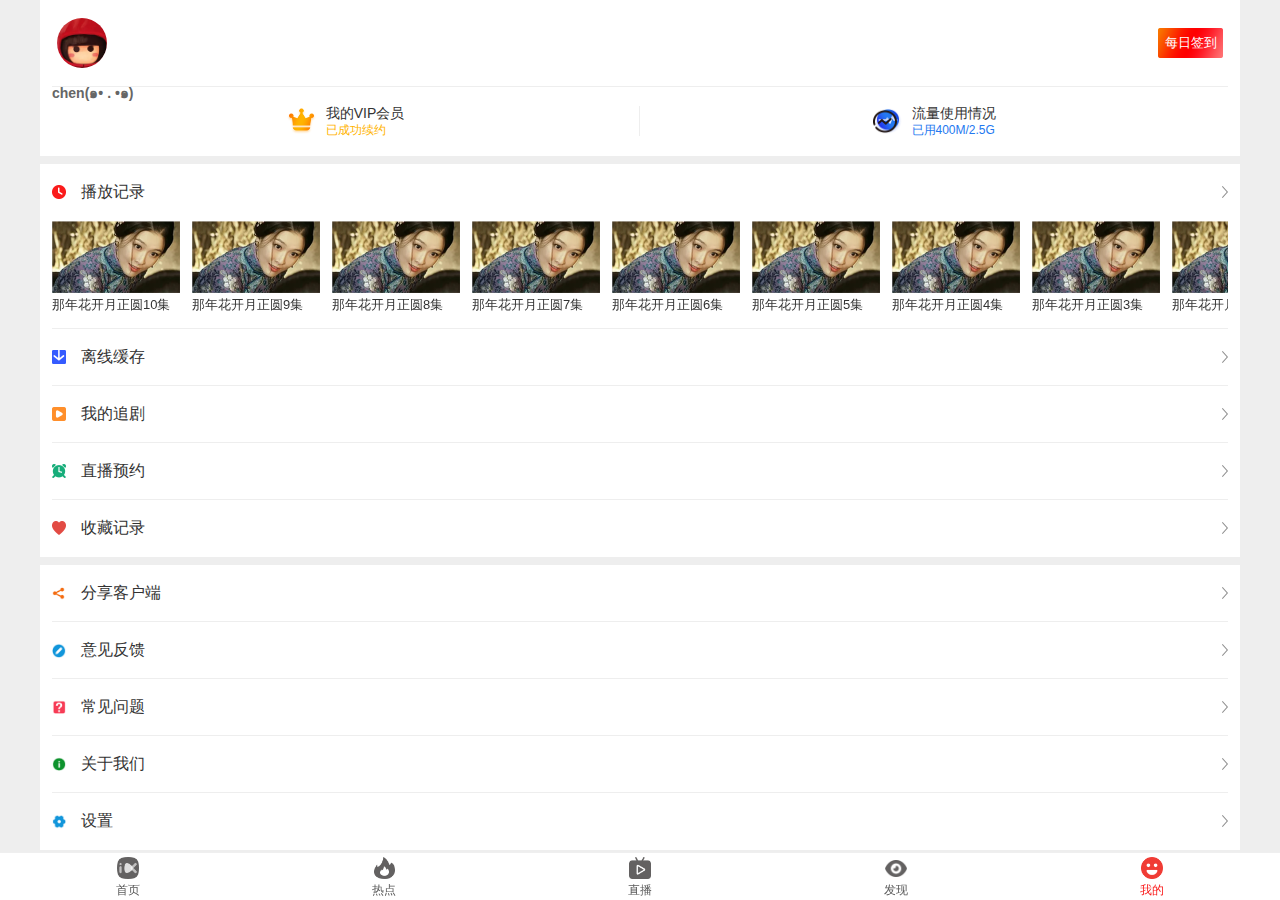
<file: MiGuTV/userIndex.html>
<!DOCTYPE html>
<html>
<head>
	<meta charset="UTF-8">
	<meta name="viewport" content="initial-scale=1, width=device-width, maximum-scale=1, user-scalable=no">
	<meta name="apple-mobile-web-app-capable" content="yes">
    <meta name='apple-touch-fullscreen' content='yes'>
    <meta name="apple-mobile-web-app-status-bar-style" content="black">
    <meta name="format-detection" content="telephone=no">
    <meta name="format-detection" content="address=no">
	<title>我的</title>
	<link rel="stylesheet" href="css/rest.css">
	<link rel="stylesheet" href="css/swiper.min.css">
	<link rel="stylesheet" href="css/main.css">
	<link rel="stylesheet" href="css/commom.css">
	<style type="text/css">
		.swiper-container {
	        width: 100%;
	        margin: 0 auto;
	        padding-bottom: 15px;
	        border-bottom: 1px solid #eee;
	    }
	    .swiper-slide {
	    	color: #333;
	    	width: 128px;
	    	height: auto;
	        font-size: 12px;
	        font-weight: normal;
	        
	        /* Center slide text vertically */
	        display: -webkit-box;
	        display: -ms-flexbox;
	        display: -webkit-flex;
	        display: flex;
	        -webkit-box-pack: center;
	        -ms-flex-pack: center;
	        -webkit-justify-content: center;
	        justify-content: center;
	        -webkit-box-align: center;
	        -ms-flex-align: center;
	        -webkit-align-items: center;
	        align-items: center;
	    }
	    .swiper-wrapper a {
	    	width: 100%;
	    	height: 100%;
	    	color: #333;
	    	display: block;
	    }
	    .swiper-wrapper a p {
	    	font-size: 13px;
	    	line-height: 16px;
	    	margin-top: 4px;
	    }
	    .swiper-wrapper a img {
	    	width: 100%;
	    	height: auto;
	    	display: block;
	    }
	</style>
</head>
<body class="user-body">
	<div class="userIndex-warpper">
		<div class="user-header">
			<div class="user-header-box clearfix">
				<div class="head-img-box fl">
					<img src="images/user_head@2x.png" alt=""/>
				</div>
				<p class="user-name-box fl">chen(๑• . •๑)</p>
			</div>
			<div class="cheack-btn" id="cheack-btn">每日签到</div>
		</div>
		<ul class="user-useInfo clearfix">
			<li>
				<a href="javascript:;">
					<div class="user-item user-item-line">
						<dt>
							<img src="images/icon_vip@2x.png"/>
						</dt>
						<dd>
							<h4>我的VIP会员</h4>
							<p class="yellow-color">已成功续约</p>
						</dd>
					</div>
				</a>
			</li>
			<li>
				<a href="javascript:;">
					<div class="user-item">
						<dt>
							<img src="images/icon_liuliang@2x.png"/>
						</dt>
						<dd>
							<h4>流量使用情况</h4>
							<p class="blue-color">已用400M/2.5G</p>
						</dd>
					</div>
				</a>
			</li>
		</ul>
		<div class="user-other-warpper">
			<ul class="user-app-list mb0">
				<li>
					<a href="javascript:;">
						<span class="icon-history"></span>播放记录<i class="icon-left-2"></i>
					</a>
				</li>
			</ul>
			<div class="tv-choose-box pt0">
				<div class="swiper-container">
			        <div class="swiper-wrapper">
			            <div class="swiper-slide">
			            	<a href="javascript:void(0)">
			            		<img src="images/bflist_01.png"/>
			            		<p>那年花开月正圆10集</p>
			            	</a>
			            </div>
			            <div class="swiper-slide">
			            	<a href="javascript:void(0)">
			            		<img src="images/bflist_01.png"/>
			            		<p>那年花开月正圆9集</p>
			            	</a>
			            </div>
			            <div class="swiper-slide">
			            	<a href="javascript:void(0)">
			            		<img src="images/bflist_01.png"/>
			            		<p>那年花开月正圆8集</p>
			            	</a>
			            </div>
			            <div class="swiper-slide">
			            	<a href="javascript:void(0)">
			            		<img src="images/bflist_01.png"/>
			            		<p>那年花开月正圆7集</p>
			            	</a>
			            </div>
			            <div class="swiper-slide">
			            	<a href="javascript:void(0)">
			            		<img src="images/bflist_01.png"/>
			            		<p>那年花开月正圆6集</p>
			            	</a>
			            </div>
			            <div class="swiper-slide">
			            	<a href="javascript:void(0)">
			            		<img src="images/bflist_01.png"/>
			            		<p>那年花开月正圆5集</p>
			            	</a>
			            </div>
			            <div class="swiper-slide">
			            	<a href="javascript:void(0)">
			            		<img src="images/bflist_01.png"/>
			            		<p>那年花开月正圆4集</p>
			            	</a>
			            </div>
			            <div class="swiper-slide">
			            	<a href="javascript:void(0)">
			            		<img src="images/bflist_01.png"/>
			            		<p>那年花开月正圆3集</p>
			            	</a>
			            </div>
			            <div class="swiper-slide">
			            	<a href="javascript:void(0)">
			            		<img src="images/bflist_01.png"/>
			            		<p>那年花开月正圆2集</p>
			            	</a>
			            </div>
			            <div class="swiper-slide">
			            	<a href="javascript:void(0)">
			            		<img src="images/bflist_01.png"/>
			            		<p>那年花开月正圆1集</p>
			            	</a>
			            </div>
			        </div>
			    </div>
			</div>
			<ul class="user-app-list">
				<li>
					<a href="javascript:;">
						<span class="icon-lxhc"></span>离线缓存<i class="icon-left-2"></i>
					</a>
				</li>
				<li>
					<a href="javascript:;">
						<span class="icon-wdzj"></span>我的追剧<i class="icon-left-2"></i>
					</a>
				</li>
				<li>
					<a href="javascript:;">
						<span class="icon-zbyy"></span>直播预约<i class="icon-left-2"></i>
					</a>
				</li>
				<li>
					<a href="javascript:;">
						<span class="icon-scjl"></span>收藏记录<i class="icon-left-2"></i>
					</a>
				</li>
			</ul>
		</div>
		<div class="user-other-warpper">
			<ul class="user-app-list">
				<li>
					<a href="javascript:;">
						<span class="icon-fxkhd"></span>分享客户端<i class="icon-left-2"></i>
					</a>
				</li>
				<li>
					<a href="javascript:;">
						<span class="icon-yjfk"></span>意见反馈<i class="icon-left-2"></i>
					</a>
				</li>
				<li>
					<a href="javascript:;">
						<span class="icon-cjwt"></span>常见问题<i class="icon-left-2"></i>
					</a>
				</li>
				<li>
					<a href="javascript:;">
						<span class="icon-gywm"></span>关于我们<i class="icon-left-2"></i>
					</a>
				</li>
				<li>
					<a href="javascript:;">
						<span class="icon-setting"></span>设置<i class="icon-left-2"></i>
					</a>
				</li>
			</ul>
		</div>
	</div>
	
	<!-- nav -->
	<div class="nav-box">
		<ul class="nav-list clearfix">
			<li>
				<a href="index.html">
					<i class="icon-home"></i>
					<p>首页</p>
				</a>
			</li>
			<li>
				<a href="hotTV.html">
					<i class="icon-hot"></i>
					<p>热点</p>
				</a>
			</li>
			<li>
				<a href="javascript:;">
					<i class="icon-online"></i>
					<p>直播</p>
				</a>
			</li>
			<li>
				<a href="javascript:;">
					<i class="icon-find"></i>
					<p>发现</p>
				</a>
			</li>
			<li>
				<a href="userIndex.html" class="active">
					<i class="icon-mine"></i>
					<p>我的</p>
				</a>
			</li>
		</ul>
	</div>
	<!-- nav end -->
	
	<!--js-->
	<!--js-->
	<script type="text/javascript" src="js/swiper.min.js"></script>
	<script type="text/javascript">
		var swiper = new Swiper('.swiper-container', {
			initialSlide: 0,
			freeMode: true,
	        slidesPerView: 'auto',
	        centeredSlides: false,
	        spaceBetween: 12,
	        grabCursor: true
	    });
	</script>
	</script>
	<script type="text/javascript" src="js/jquery-2.2.3.min.js"></script>
	<script type="text/javascript">
	</script>
	<!--js end-->
</body>
</html>
</file>
<file: MiGuTV/css/rest.css>
@charset "utf-8";
body { font-family: "Helvetica Neue LT Pro","Helvetica","microsoft yahei","Hiragino Sans GB W3"; margin: 0 auto; padding: 0; color: #666; font-size: 20px; background: #fff; max-width: 1200px; }
html, div, p, h1, h2, h3, h4, h5, h6, blockquote, ol, ul, li, dl, dt, dd, form, fieldset, legend, button, input, textarea, pre, code, th, td { margin: 0; padding: 0; }
button, input, select, textarea { font-family: "microsoft yahei"; }
button, input, select, textarea{ font-size: 100%; }
input, img, select { vertical-align:middle; border:none; } 
input { vertical-align: middle; }
input::-webkit-outer-spin-button, input::-webkit-inner-spin-button { -webkit-appearance: none; margin: 0; }
input, textarea{-webkit-appearance: none; box-shadow: none !important; }

/*placeholder默认字体为微软雅黑*/
::-webkit-input-placeholder { font-family: "microsoft yahei"; color: #999999; }
:-moz-placeholder { font-family: "microsoft yahei"; color: #999999; }
::-moz-placeholder { font-family: "microsoft yahei"; color: #999999; }
 :-ms-input-placeholder { font-family: "microsoft yahei"; color: #999999; }
img, button{ border:0; outline: 0;}
header, section, footer {  display: block; }
sumbit { display:none; }
iframe { display:block }
.border_btn {border: none; cursor: pointer; }
h1, h2, h3, h4, h5, h6 { font-size: 100%; font-weight: normal; }
ul, ol, li, submit { list-style: none; border: none; }
address, caption, cite, code, dfn, em, th, var{ font-style: normal; font-weight: 500; }
code, kbd, pre, samp { font-family: "microsoft yahei"; } 
em, i { font-weight: normal; font-style: normal; }
fieldset, img{ border: 0; }
table { border-collapse: collapse; border-spacing: 0; }
th { text-align:inherit; }
:focus { outline:0; }
button { border:none; }
blockquote, q { quotes: none; }
blockquote:before, blockquote:after, q:before, q:after { content: ''; }
a { outline: none; color: #5a5a5a; text-decoration: none; }
a.link { color: #666; }
a:hover { text-decoration: none; }
/*清除浮动*/
.clearfix:after {
	content: ".";
	display: block;
	clear: both;
	height: 0px;
	visibility: hidden;
}

.clear {
	clear: both;
}
</file>
<file: MiGuTV/css/main.css>
@charset "utf-8";
/*主页*/
.main-tv-box {
	border-radius: 6px;
}
.main-tv-box a {
	width: 100%;
	display: block;
	position: relative;
	border-radius: 6px;
	overflow: hidden;
}
.main-tv-box a img {
	width: 100%;
}
.tv-title-box {
	width: 100%;
	padding: 10px 0 6px;
	background: -webkit-linear-gradient(top, rgba(0,0,0,0), rgba(0,0,0,.7)); /* Safari 5.1 - 6.0 */
    background: -o-linear-gradient(bottom, rgba(0,0,0,0), rgba(0,0,0,.7)); /* Opera 11.1 - 12.0 */
    background: -moz-linear-gradient(bottom, rgba(0,0,0,0), rgba(0,0,0,.7)); /* Firefox 3.6 - 15 */
    background: linear-gradient(to bottom, rgba(0,0,0,0), rgba(0,0,0,.7)); /* 标准的语法（必须放在最后） */
	position: absolute;
	bottom: 0;
}
.tv-title-box h3 {
	color: #fff;
	font-size: 13px;
	padding: 0 12px;
}
.tv-title-box p {
	color: #cbcbcb;
	font-size: 12px;
	padding: 0 12px;
}

.search-box {
	position: relative;
	padding: 0 0 10px;
}
.search-box input[type=search] {
	width: 100%;
	display: block;
	font-size: 13px;
	padding: 7px 0;
	color: #999;
	text-indent: 1em;
	background: #fbf9f9;
	border-radius: 0;
}
.history-box {
	height: 31px;
	width: 30px;
	background: #fff;
	position: absolute;
	right: 0;
	top: 0;
}
.history-box a {
	width: 100%;
	height: 31px;
	display: block;
}
.history-box a img {
	width: 20px;
	height: 20px;
	margin: 2px 0 0 8px;
}

/*热播推荐*/
.hot-tv-list, .hot-tvgb-list {
	padding: 12px 0;
}
.hot-tv-title {
	font-size: 16px;
	font-weight: bold;
}
.hot-tv-box {
	padding-top: 20px;
}
.hot-tv-list li {
	width: 50%;
	float: left;
}
.hot-tv-item-left {
	padding-right: 6px;
}
.hot-tv-item-right {
	padding-left: 6px;
}
.hot-tv-item a {
	border-radius: 4px;
	overflow: hidden;
	display: block;
	position: relative;
}
.hot-tv-item a img {
	width: 100%;
}
.hot-tv-item h3, .hot-tv-item>p {
	width: 100%;
	color: #333;
	font-size: 13px;
	line-height: 13px;
	padding: 10px 0 6px;
	overflow: hidden;
	text-overflow: ellipsis;
	white-space: nowrap;
}
.hot-tv-item>p {
	color: #939393;
	font-size: 12px;
	padding: 0;
}
.hottv-title-box {
	width: 100%;
	color: #fff;
	height: 20px;
	line-height: 20px;
	font-size: 12px;
	text-align: right;
	text-indent: 1em;
	background: -webkit-linear-gradient(top, rgba(0,0,0,0), rgba(0,0,0,.5)); /* Safari 5.1 - 6.0 */
    background: -o-linear-gradient(bottom, rgba(0,0,0,0), rgba(0,0,0,.5)); /* Opera 11.1 - 12.0 */
    background: -moz-linear-gradient(bottom, rgba(0,0,0,0), rgba(0,0,0,.5)); /* Firefox 3.6 - 15 */
    background: linear-gradient(to bottom, rgba(0,0,0,0), rgba(0,0,0,.5)); /* 标准的语法（必须放在最后） */
	position: absolute;
	bottom: 0;
}
.hottv-title-box p {
	padding-right: 8px;
}

/*新剧跟播*/
.hot-tvgb-list li {
	width: 33.33%;
	float: left;
}
.hot-tv-item-midd {
	padding: 0 3px;
}
.hot-tab-list {
	color: #999;
	margin-top: 12px;
}
.hot-tab-list li {
	float: left;
	margin-right: 10px;
	margin-bottom: 10px;
}
.hot-tab-list li a {
	font-size: 12px;
	height: 19px;
	line-height: 19px;
	text-align: center;
	border: 1px solid #aaa;
	border-radius: 20px;
	padding: 0 12px;
	display: block;
}

/*播放详情页面*/
.tv-play-box {
	position: fixed;
	top: 0;
	left: 0;
	z-index: 100;
}
#tv-play-bg {
	min-height: 202px;
}
.tv-play-content {
	padding: 0 12px;
	position: relative;
}
.tv-play-box>img {
	width: 100%;
	height: auto;
	display: block;
}
.tv-play-title {
	padding: 30px 0 10px;
}
.tv-play-title h2 {
	font-size: 19px;
	line-height: 19px;
	width: 80%;
	overflow: hidden;
	text-overflow: ellipsis;
	white-space: nowrap;
}
.more-info {
	color: #999;
	height: 19px;
	line-height: 19px;
	display: block;
	font-size: 12px;
}
.more-info>i {
	width: 6px;
	height: 11px;
	display: inline-block;
	float: right;
	margin: 4px 0 0 4px;
	background: url(../images/icon_goto@2x.png) center center no-repeat;
	background-size: contain;
}
.tv-lable-box {
	color: #666;
	font-size: 12px;
}
.tv-lable-box span {
	margin-right: 10px;
}
.tv-share-box {
	height: 23px;
	line-height: 22px;
	padding-top: 10px;
}
.tv-share-box span {
	color: #999;
	font-size: 12px;
}
.tv-comments-box i {
	width: 18px;
	height: 22px;
	float: left;
	display: inline-block;
	margin-right: 4px;
	background: url(../images/icon_py@2x.png) center center no-repeat;
	background-size: contain;
}
.tv-share-item a {
	float: left;
	margin-left: 10px;
	display: inline-block;
}
.tv-share-item i {
	height: 16px;
	display: inline-block;
}
.tv-share-item i.icon-share {
	width: 16px;
	background: url(../images/icon_fx@2x.png) center center no-repeat;
	background-size: contain;
}
.tv-share-item i.icon-collect {
	width: 18px;
	background: url(../images/icon_sc@2x.png) center center no-repeat;
	background-size: contain;
}
.tv-share-item i.icon-upload {
	width: 18px;
	background: url(../images/icon_xz@2x.png) center center no-repeat;
	background-size: contain;
}
.tv-choose-title {
	font-size: 12px;
}
.tv-choose-box {
	padding-top: 20px;
}
.tv-choose-box a {
	color: #999;
	float: right;
}
.tv-choose-box a i {
	width: 6px;
	height: 11px;
	display: inline-block;
	float: right;
	margin: 3px 0 0 4px;
	background: url(../images/icon_goto@2x.png) center center no-repeat;
	background-size: contain;
}
.hot-tv-title02 {
	font-size: 12px;
}
.hot-tv-title02>span {
	width: 4px;
	height: 16px;
	background: #fa1b1b;
	border-radius: 2px;
	margin-right: 4px;
	display: block;
	float: left;
}
.hot-tv-title02>em {
	color: #999;
	float: right;
	font-size: 12px;
}


/*热点*/
.hot-warpper {
	padding: 0 10px 48px;
}
.hot-tv-content {
	margin: 10px 0;
}
.hot-tv-paly-box {
	position: relative;
	border-radius: 4px;
	overflow: hidden;
}
.hot-play-img {
	width: 100%;
}
.hot-paly-title {
	position: absolute;
	top: 6px;
	left: 0;
	z-index: 10;
	font-size: 13px;
	color: #fff;
	margin: 0 12px;
	width: -moz-calc(100% - 24px);
	width: -webkit-calc(100% - 24px);
	width: calc(100% - 24px);
	overflow: hidden;
	text-overflow: ellipsis;
	white-space: nowrap;
}
.tv-time {
	position: absolute;
	bottom: 6px;
	right: 12px;
	z-index: 10;
	font-size: 12px;
	color: #fff;
}
.tv-play-btn {
	display: block;
	position: absolute;
	top: 50%;
	left: 50%;
	z-index: 10;
	margin-top: -24px;
	margin-left: -24px;
	width: 48px;
	height: 48px;
	background: url(../images/icon_play@2x.png) top left no-repeat;
	background-size: 48px 48px;
}
.tv-play-bg {
	position: absolute;
	top: 0;
	left: 0;
	width: 100%;
	height: 100%;
	background: rgba(0, 0, 0, .4);
	z-index: 1;
}
.tv-info {
	height: 25px;
	line-height: 25px;
	margin-top: 5px;
}
.tv-info-left {
	display: flex;
	width: 60%;
}
.tv-info-log {
	width: 25px;
	height: 25px;
	overflow: hidden;
	border-radius: 50%;
}
.tv-info-log img {
	width: 100%;
	display: block;
}
.tv-info-author {
	flex: 2;
	margin-left: 10px;
	font-size: 12px;
	color: #666;
	overflow: hidden;
	text-overflow: ellipsis;
	white-space: nowrap;
}
.tv-info-right a {
	display: block;
	float: left;
	font-size: 12px;
	margin-left: 10px;
}
.tv-info-right a:first-of-type {
	margin-left: 0;
}
.tv-info-right a i {
	display: block;
	margin-right: 4px;
	padding-top: 9px;
	float: left;
}
.icon-love {
	width: 16px;
	height: 17px;
	background: url(../images/icon_love@2x.png) center center no-repeat;
	background-size: contain;
}
.icon-pl {
	width: 17px;
	height: 17px;
	background: url(../images/icon_pl@2x.png) center center no-repeat;
	background-size: contain;
}
.icon-more {
	width: 2px;
	height: 15px;
	background: url(../images/icon_tv_more@2x.png) center center no-repeat;
	background-size: contain;
}


/*我的*/
.user-body {
	background: #eee;
}
.userIndex-warpper {
	margin-bottom: 48px;
}
.user-header {
	background: #fff;
	position: relative;
	height: 86px;
	padding: 0 12px;
}
.user-header-box {
	padding-top: 18px;
	height: 68px;
	border-bottom: 1px solid #eee;
}
.head-img-box {
	width: 50px;
	height: 50px;
	border-radius: 50%;
	overflow: hidden;
	margin-right: 15px;
	margin-left: 5px;
}
.head-img-box img {
	width: 100%;
	display: block;
}
.user-name-box {
	font-size: 14px;
	line-height: 50px;
	font-weight: 700;
}
.cheack-btn {
	position: absolute;
	right: 17px;
	top: 50%;
	margin-top: -15px;
	width: 65px;
	height: 30px;
	font-size: 13px;
	color: #fff;
	line-height: 30px;
	text-align: center;
	background: url(../images/icon_cheack_btn@2x.png) center center no-repeat;
	background-size: 65px 30px;
	cursor: pointer;
}
.user-useInfo {
	padding: 0 12px;
	background: #fff;
}
.user-useInfo li {
	width: 50%;
	float: left;
}
.user-useInfo li a {
	display: block;
	padding: 20px 0;
}
.user-item {
	display: flex;
	justify-content: center;
	align-items: center;
}
.user-item dt {
	margin-right: 10px;
}
.user-item dt img {
	width: 29px;
	height: 26px;
}
.user-item dd h4 {
	color: #333;
	font-size: 14px;
	line-height: 14px;
	margin-bottom: 4px;
}
.user-item dd p {
	font-size: 12px;
	line-height: 12px;
}
.yellow-color {
	color: #ffb400;
}
.blue-color {
	color: #2378f0;
}
.user-item-line {
	border-right: 1px solid #eee;
}

/*播放*/
.user-other-warpper {
	margin-top: 8px;
	background: #fff;
	padding: 0 12px;
}
.user-app-list {
	margin-bottom: 8px;
}
.user-app-list li a {
	display: block;
	height: 56px;
	color: #333;
	line-height: 56px;
	font-size: 16px;
	border-bottom: 1px solid #eee;
}
.user-app-list li:last-child a {
	border-bottom: 1px solid #fff;
}
.user-app-list li a i {
	display: block;
	float: right;
	width: 6px;
	height: 12px;
	padding-top: 44px;
	background: url(../images/icon_left2@2x.png) center center no-repeat;
	background-size: contain;
}
.user-app-list li a span {
	display: block;
	float: left;
	width: 14px;
	height: 14px;
	padding-top: 42px;
	margin-right: 15px;
}
.icon-history {
	background: url(../images/icon_history_play@2x.png) center center no-repeat;
	background-size: contain;
}
.icon-lxhc {
	background: url(../images/icon_lxhc@2x.png) center center no-repeat;
	background-size: contain;
}
.icon-wdzj {
	background: url(../images/icon_wdzj@2x.png) center center no-repeat;
	background-size: contain;
}
.icon-zbyy {
	background: url(../images/icon_zbyy@2x.png) center center no-repeat;
	background-size: contain;
}
.icon-scjl {
	background: url(../images/icon_scjl@2x.png) center center no-repeat;
	background-size: contain;
}
/**/
.icon-fxkhd {
	background: url(../images/icon_fxkhd@2x.png) center center no-repeat;
	background-size: contain;
}
.icon-yjfk {
	background: url(../images/icon_yjfk@2x.png) center center no-repeat;
	background-size: contain;
}
.icon-cjwt {
	background: url(../images/icon_cjwt@2x.png) center center no-repeat;
	background-size: contain;
}
.icon-gywm {
	background: url(../images/icon_gywm@2x.png) center center no-repeat;
	background-size: contain;
}
.icon-setting {
	background: url(../images/icon_setting@2x.png) center center no-repeat;
	background-size: contain;
}
</file>
<file: MiGuTV/css/commom.css>
@charset "utf-8";
/*首页头部导航*/
#nav-smartSetup {
	position: fixed;
	z-index: 11;
	left: 0;
	top: 0;
	width: 100%;
	background:#fff;
	padding-right: 41px;
	box-sizing: border-box;
}
.ui-navigator {
    display: -webkit-box;
    -webkit-tap-highlight-color: rgba(0,0,0,0);
}

.ui-navigator .ui-navigator-list, .ui-navigator .ui-navigator-fix {
    display: -webkit-box;
    -webkit-box-flex: 1;
}

.ui-navigator .ui-navigator-list li{
    -webkit-box-flex: 1;
}

.ui-navigator .ui-navigator-list li a, .ui-navigator .ui-navigator-fix{
    display: -webkit-box;
    -webkit-box-sizing: border-box;
    -webkit-box-align: center;
    -webkit-box-pack: center;
}
.ui-navigator .ui-navigator-wrapper{
    -webkit-box-flex: 1;
}

.ui-navigator .ui-navigator-list, .ui-navigator .ui-navigator-fix {
    display: -webkit-box;
    -webkit-box-flex: 0;      /*去掉-webkit-box-flex属性，可滑动tab不平分*/
}

.ui-navigator .ui-navigator-list li{
    -webkit-box-flex: 0;
}
#nav-smartSetup li a, .ui-navigator .ui-navigator-fix {
	height: 45px;
	line-height: 45px;
	padding: 0 12px;
	font-size: 15px;
	color: #333;
	display: inline-block;
	text-align: center;
}
#nav-smartSetup li:first-child a {
	padding-left: 12px;
}
#nav-smartSetup li a.cur, .ui-navigator .ui-navigator-fix.cur {
	color: #333;
	font-weight: bold;
}

/*首页顶部*/
.nav-more-box {
	width: 41px;
	height: 45px;
	line-height: 45px;
	text-align: center;
	position: fixed;
	z-index: 12;
	right: 0;
	top: 0;
}
.nav-more-box img {
	width: 16px;
	height: 16px;
	display: block;
	margin-top: 14px;
	margin-left: 10px;
}


/*首页底部*/
.nav-box {
	width: 100%;
	height: 47px;
	background: rgba(255, 255, 255, .95);
	border-top: 1px solid #efefef;
	position: fixed;
	bottom: 0;
	left: 0;
	z-index: 1000;
}
.nav-list li {
	width: 20%;
	float: left;
}
.nav-list li a {
	width: 100%;
	height: 43px;
	padding-top: 4px;
	text-align: center;
	display: block;
}
.nav-list li a i {
	width: 22px;
	height: 22px;
	text-align: center;
	display: inline-block;
}
.nav-list li a p {
	font-size: 12px;
	line-height: 12px;
}
.nav-list li a i.icon-home {
	background: url(../images/icon_home_02@2x.png) center center no-repeat;
	background-size: contain;
}
.nav-list li a i.icon-hot {
	background: url(../images/icon_hot_02@2x.png) center center no-repeat;
	background-size: contain;
}
.nav-list li a i.icon-online {
	background: url(../images/icon_online_02@2x.png) center center no-repeat;
	background-size: contain;
}
.nav-list li a i.icon-find {
	background: url(../images/icon_find_02@2x.png) center center no-repeat;
	background-size: contain;
}
.nav-list li a i.icon-mine {
	background: url(../images/icon_mine_02@2x.png) center center no-repeat;
	background-size: contain;
}
.nav-list li a.active p {
	color: #fa1b1b;
}
.nav-list li a.active i.icon-home {
	background: url(../images/icon_home_01@2x.png) center center no-repeat;
	background-size: contain;
}
.nav-list li a.active i.icon-hot {
	background: url(../images/icon_hot_01@2x.png) center center no-repeat;
	background-size: contain;
}
.nav-list li a.active i.icon-online {
	background: url(../images/icon_online_01@2x.png) center center no-repeat;
	background-size: contain;
}
.nav-list li a.active i.icon-find {
	background: url(../images/icon_find_01@2x.png) center center no-repeat;
	background-size: contain;
}
.nav-list li a.active i.icon-mine {
	background: url(../images/icon_mine_01@2x.png) center center no-repeat;
	background-size: contain;
}

/*body*/
.content-view {
	padding: 0 12px;
}

/*other*/
.pt0 {
	padding-top: 0;
}
.pt10 {
	padding-top: 10px;
}
.pt45 {
	padding-top: 45px;
}
.pb0 {
	padding-bottom: 0;
}
.pb48 {
	padding-bottom: 48px;
}
.mb0 {
	margin-bottom: 0;
}
.pt0 {
	padding-top: 0;
}
</file>
